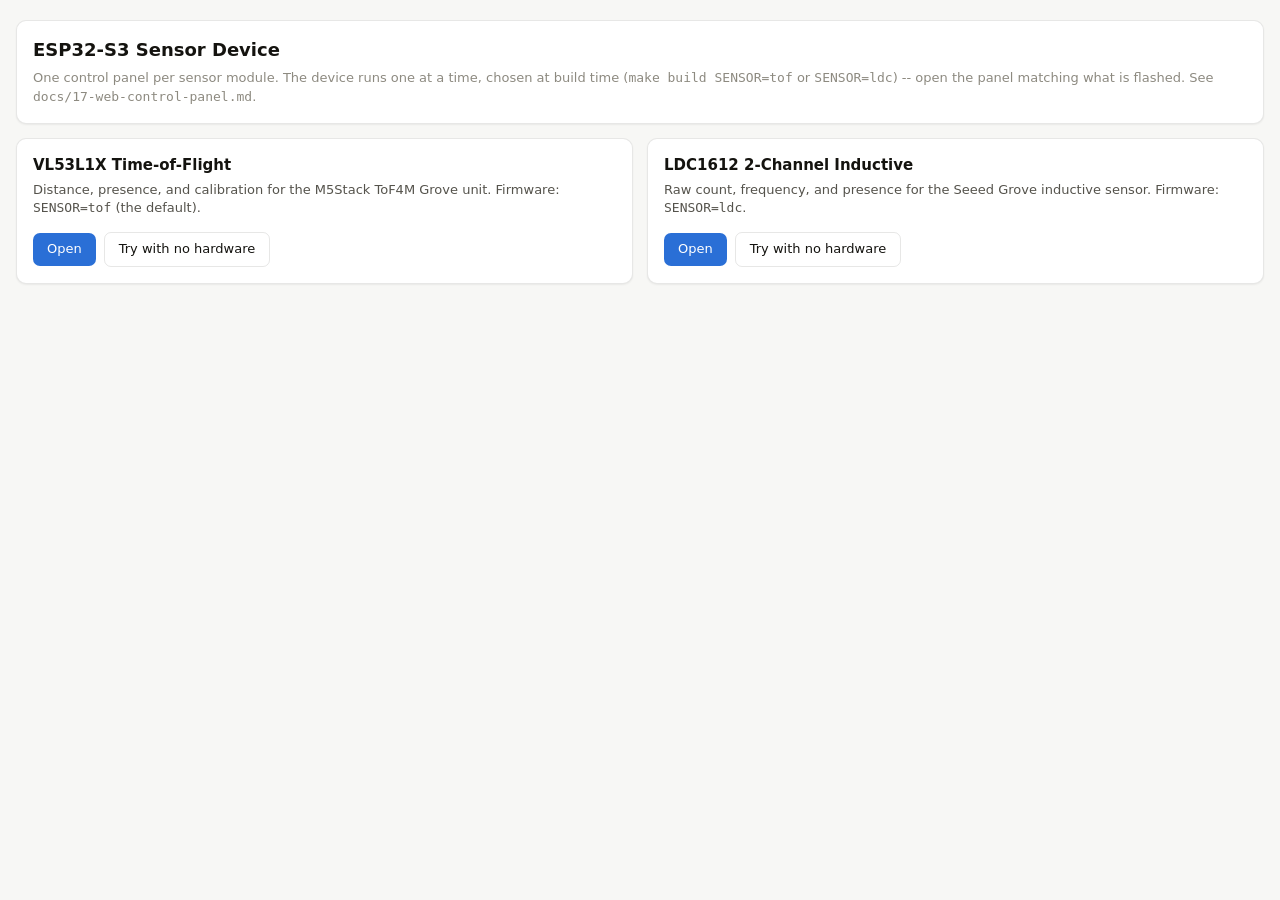
<file: web/index.html>
<!doctype html>
<html lang="en">
<head>
<meta charset="utf-8">
<meta name="viewport" content="width=device-width, initial-scale=1">
<title>ESP32-S3 Sensor Device</title>
<link rel="stylesheet" href="common/panel.css">
<style>
  .panel-grid { display: flex; gap: 14px; flex-wrap: wrap; }
  .panel-card { flex: 1 1 320px; min-width: 260px; }
  .panel-card h2 { font-size: 15px; text-transform: none; letter-spacing: normal; color: var(--text-primary); margin-bottom: 4px; }
  .panel-card p { font-size: 13px; color: var(--text-secondary); margin: 0 0 14px; }
  .panel-card .row { gap: 8px; }
  .panel-card a.open {
    display: inline-block; padding: 7px 14px; border-radius: 7px;
    background: var(--series-dist); color: #fff; text-decoration: none; font-size: 13px;
  }
  .panel-card a.mock {
    display: inline-block; padding: 7px 14px; border-radius: 7px;
    border: 1px solid var(--border); color: var(--text-primary); text-decoration: none; font-size: 13px;
  }
</style>
</head>
<body>

<header class="card">
  <h1>ESP32-S3 Sensor Device</h1>
  <p style="font-size:13px;color:var(--text-muted);margin:6px 0 0;">
    One control panel per sensor module. The device runs one at a time, chosen at build time
    (<code>make build SENSOR=tof</code> or <code>SENSOR=ldc</code>) -- open the panel matching
    what is flashed. See <code>docs/17-web-control-panel.md</code>.
  </p>
</header>

<div class="panel-grid">

  <div class="card panel-card">
    <h2>VL53L1X Time-of-Flight</h2>
    <p>Distance, presence, and calibration for the M5Stack ToF4M Grove unit.
       Firmware: <code>SENSOR=tof</code> (the default).</p>
    <div class="row">
      <a class="open" href="vl53l1x.html">Open</a>
      <a class="mock" href="vl53l1x.html?mock=1">Try with no hardware</a>
    </div>
  </div>

  <div class="card panel-card">
    <h2>LDC1612 2-Channel Inductive</h2>
    <p>Raw count, frequency, and presence for the Seeed Grove inductive sensor.
       Firmware: <code>SENSOR=ldc</code>.</p>
    <div class="row">
      <a class="open" href="ldc1612.html">Open</a>
      <a class="mock" href="ldc1612.html?mock=1">Try with no hardware</a>
    </div>
  </div>

</div>

</body>
</html>
</file>
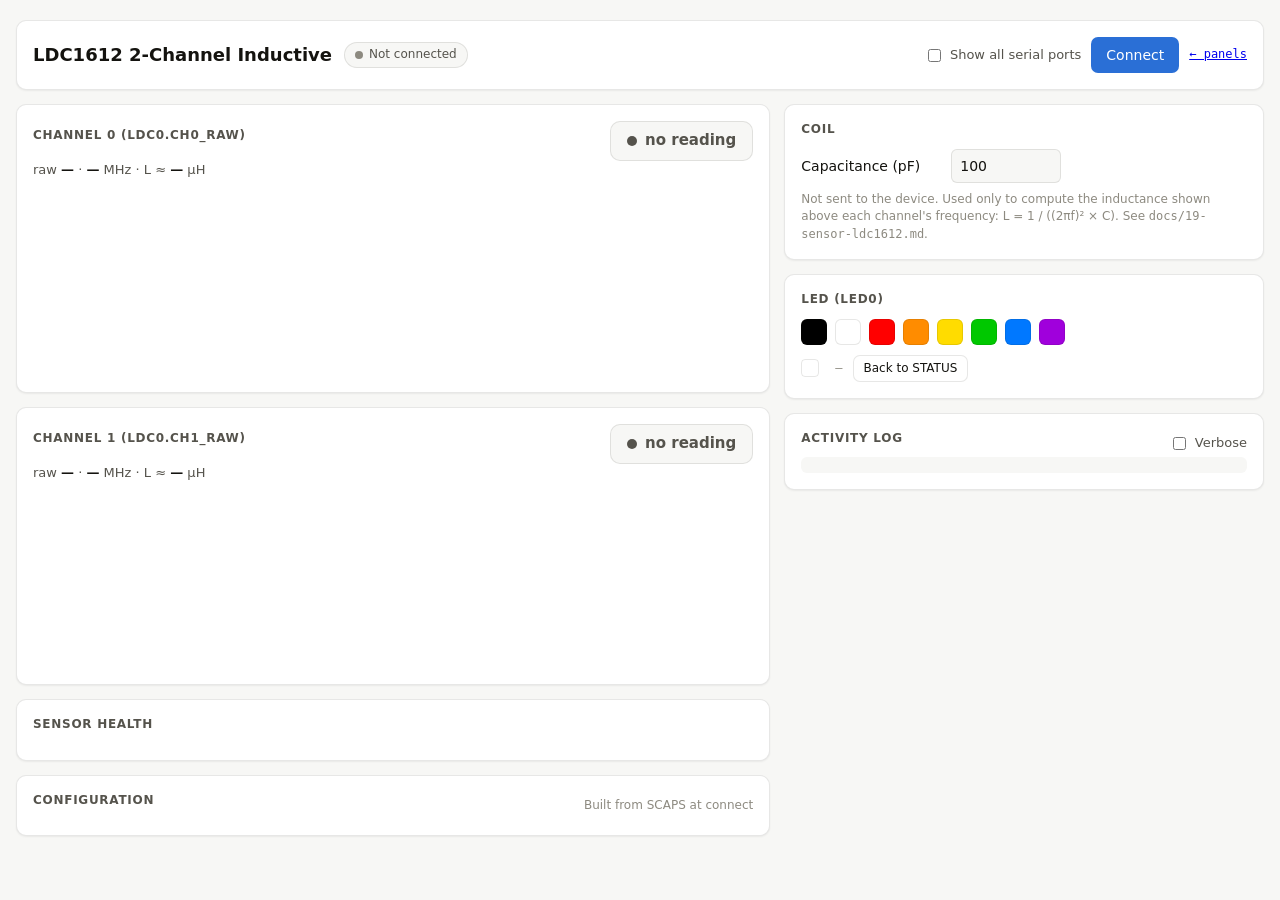
<file: web/ldc1612.html>
<!doctype html>
<html lang="en">
<head>
<meta charset="utf-8">
<meta name="viewport" content="width=device-width, initial-scale=1">
<title>LDC1612 Control Panel</title>
<link rel="stylesheet" href="common/panel.css">
<style>
  #ch0Chart, #ch1Chart { height: 160px; }
  #ch0Strip, #ch1Strip { height: 20px; }
  .chan-readout { font-size: 13px; color: var(--text-secondary); margin-bottom: 6px; }
  .chan-readout b { color: var(--text-primary); font-weight: 600; }
</style>
</head>
<body>

<div id="topBanner" hidden></div>

<header class="card">
  <div class="row between">
    <div class="row" style="gap:12px;">
      <h1>LDC1612 2-Channel Inductive</h1>
      <span id="statusPill" class="pill"><span class="dot"></span><span id="statusText">Not connected</span></span>
    </div>
    <div class="row">
      <label class="checkbox-row"><input type="checkbox" id="allPortsCheck"> Show all serial ports</label>
      <button id="connectBtn" class="primary">Connect</button>
      <button id="disconnectBtn" hidden>Disconnect</button>
      <a href="index.html" class="mono" style="font-size:12px;">&larr; panels</a>
    </div>
  </div>
  <div class="device-id" id="deviceId" hidden style="margin-top:8px;">
    <span><span class="name" id="deviceName">&mdash;</span></span>
    <span id="deviceMeta">&mdash;</span>
    <span id="sensMeta"></span>
  </div>
</header>

<div class="main-layout">
<div class="col-main">

  <div class="card" id="ch0Card">
    <div class="row between">
      <h2>Channel 0 (ldc0.ch0_raw)</h2>
      <span id="ch0Badge" class="badge"><span class="dot"></span><span id="ch0PresentText">no reading</span></span>
    </div>
    <div class="chan-readout">raw <b id="ch0RawText">&mdash;</b> &middot;
      <b id="ch0FreqText">&mdash;</b> MHz &middot; L &asymp; <b id="ch0IndText">&mdash;</b> &micro;H</div>
    <canvas id="ch0Chart"></canvas>
    <canvas id="ch0Strip"></canvas>
    <div class="stat-strip" id="linkStats"></div>
  </div>

  <div class="card" id="ch1Card">
    <div class="row between">
      <h2>Channel 1 (ldc0.ch1_raw)</h2>
      <span id="ch1Badge" class="badge"><span class="dot"></span><span id="ch1PresentText">no reading</span></span>
    </div>
    <div class="chan-readout">raw <b id="ch1RawText">&mdash;</b> &middot;
      <b id="ch1FreqText">&mdash;</b> MHz &middot; L &asymp; <b id="ch1IndText">&mdash;</b> &micro;H</div>
    <canvas id="ch1Chart"></canvas>
    <canvas id="ch1Strip"></canvas>
  </div>

  <div class="card" id="healthCard">
    <h2>Sensor health</h2>
    <div class="stat-strip" id="healthStats"></div>
  </div>

  <div class="card" id="cfgCard">
    <div class="row between">
      <h2>Configuration</h2>
      <span id="cfgHint" style="font-size:12px;color:var(--text-muted);">Built from SCAPS at connect</span>
    </div>
    <table class="cfg-table" id="cfgTable"><tbody></tbody></table>
  </div>

</div>
<div class="col-side">

  <div class="card" id="coilCard">
    <h2>Coil</h2>
    <div class="row">
      <span style="width:140px;">Capacitance (pF)</span>
      <input type="number" id="coilCapInput" value="100">
    </div>
    <p style="font-size:12px;color:var(--text-muted);margin:8px 0 0;">
      Not sent to the device. Used only to compute the inductance shown above each
      channel's frequency: L = 1 / ((2&pi;f)&sup2; &times; C). See
      <code>docs/19-sensor-ldc1612.md</code>.
    </p>
  </div>

  <div class="card" id="ledCard">
    <h2>LED (led0)</h2>
    <div class="led-swatches" id="ledSwatches"></div>
    <div class="row">
      <span class="led-preview" id="ledPreview"></span>
      <span id="ledModeText" class="mono" style="font-size:12px;color:var(--text-muted);">&mdash;</span>
      <button class="small" id="ledStatusModeBtn">Back to STATUS</button>
    </div>
  </div>

  <div class="card" id="logCard">
    <div class="row between">
      <h2>Activity log</h2>
      <label class="checkbox-row"><input type="checkbox" id="verboseCheck"> Verbose</label>
    </div>
    <div id="log"></div>
  </div>

</div>
</div>

<script src="common/protocol.js"></script>
<script src="common/mock-core.js"></script>
<script src="common/panel-ui.js"></script>
<script>
'use strict';

/* =========================================================================
 * Everything specific to the LDC1612: the two channel charts, the
 * presence strips, the sensor health decode, the coil inductance display,
 * and the mock profile. See docs/19-sensor-ldc1612.md and
 * docs/09-sensor-configuration.md for the chip this simulates.
 * ========================================================================= */

const WINDOW_SEC = 30;
const MAX_SAMPLES = 4000;

const pageState = {
  samples: [[], []],  // per channel: {wallMs, raw or null}
  present: [[], []],  // per channel: {wallMs, present or null}
  window: [0, 0],      // last known window mode index, for the chart's null rule
};

/* =========================================================================
 * Channel charts -- linear, auto-ranging, unlike the VL53L1X's fixed
 * log scale: a raw count sits in a narrow band near a baseline rather
 * than spanning orders of magnitude.
 * ========================================================================= */

function drawChannelChart(ch) {
  const canvas = document.getElementById('ch' + ch + 'Chart');
  const { ctx, w, h } = Panel.fitCanvas(canvas);
  const style = getComputedStyle(document.documentElement);
  const grid = style.getPropertyValue('--grid').trim();
  const text = style.getPropertyValue('--text-muted').trim();
  const seriesColor = style.getPropertyValue(ch === 0 ? '--series-dist' : '--series-2').trim();

  ctx.clearRect(0, 0, w, h);
  const padL = 8, padR = 8, padT = 8, padB = 8;
  const plotW = w - padL - padR, plotH = h - padT - padB;

  const now = Date.now();
  const cutoff = now - WINDOW_SEC * 1000;
  const samples = pageState.samples[ch].filter((s) => s.wallMs >= cutoff);
  ctx.strokeStyle = grid;
  ctx.fillStyle = text;
  if (samples.length < 2) return;

  let lo = Infinity, hi = -Infinity;
  for (const s of samples) {
    if (s.raw === null) continue;
    if (s.raw < lo) lo = s.raw;
    if (s.raw > hi) hi = s.raw;
  }
  if (!isFinite(lo)) return;
  if (hi === lo) { hi += 1; lo -= 1; } // avoid a zero-height plot for a flat line
  const margin = (hi - lo) * 0.1;
  lo -= margin; hi += margin;

  const t0 = samples[0].wallMs, t1 = samples[samples.length - 1].wallMs;
  const xOf = (t) => padL + ((t - t0) / Math.max(1, t1 - t0)) * plotW;
  const yOf = (raw) => padT + (1 - (raw - lo) / (hi - lo)) * plotH;

  ctx.lineWidth = 1.5;
  ctx.strokeStyle = seriesColor;
  let drawing = false;
  for (const s of samples) {
    if (s.raw === null) {
      if (drawing) { ctx.stroke(); drawing = false; }
      continue;
    }
    const x = xOf(s.wallMs), y = yOf(s.raw);
    if (!drawing) { ctx.beginPath(); ctx.moveTo(x, y); drawing = true; }
    else ctx.lineTo(x, y);
  }
  if (drawing) ctx.stroke();
}

function drawPresenceStrip(ch) {
  const canvas = document.getElementById('ch' + ch + 'Strip');
  const { ctx, w, h } = Panel.fitCanvas(canvas);
  const style = getComputedStyle(document.documentElement);
  ctx.clearRect(0, 0, w, h);
  ctx.fillStyle = style.getPropertyValue('--grid').trim();
  ctx.fillRect(0, 0, w, h);

  const now = Date.now();
  const cutoff = now - WINDOW_SEC * 1000;
  const samples = pageState.present[ch].filter((s) => s.wallMs >= cutoff);
  if (samples.length === 0) return;
  const t0 = cutoff, t1 = now;
  ctx.fillStyle = style.getPropertyValue('--amber').trim();
  for (let i = 0; i < samples.length; i++) {
    if (samples[i].present !== true) continue;
    const x0 = ((samples[i].wallMs - t0) / (t1 - t0)) * w;
    const x1 = i + 1 < samples.length ? ((samples[i + 1].wallMs - t0) / (t1 - t0)) * w : w;
    ctx.fillRect(x0, 0, Math.max(1, x1 - x0), h);
  }
}

function draw() {
  drawChannelChart(0);
  drawChannelChart(1);
  drawPresenceStrip(0);
  drawPresenceStrip(1);
}

function updatePresenceBadge(ch, value) {
  const badge = document.getElementById('ch' + ch + 'Badge');
  const text = document.getElementById('ch' + ch + 'PresentText');
  if (value === null) {
    badge.classList.remove('present');
    text.textContent = 'window off';
  } else if (value === true) {
    badge.classList.add('present');
    text.textContent = 'present';
  } else {
    badge.classList.remove('present');
    text.textContent = 'not present';
  }
}

/* =========================================================================
 * Inductance, from the live frequency and the host-side coil capacitance.
 * L = 1 / ((2*pi*f)^2 * C). See docs/19-sensor-ldc1612.md.
 * ========================================================================= */

function coilCapacitanceF() {
  const pf = Number(document.getElementById('coilCapInput').value) || 100;
  return pf * 1e-12;
}
function inductanceUh(freqHz) {
  if (!freqHz) return null;
  const c = coilCapacitanceF();
  const l = 1 / (Math.pow(2 * Math.PI * freqHz, 2) * c);
  return l * 1e6; // henries to microhenries
}

let sampleTrimCounter = 0;
function onSample(detail) {
  const wallMs = Date.now();
  const m = /^ldc0\.ch(\d)_(raw|present)$/.exec(detail.channel);
  if (!m) return;
  const ch = Number(m[1]);
  if (m[2] === 'raw') {
    pageState.samples[ch].push({ wallMs, raw: detail.value });
    document.getElementById('ch' + ch + 'RawText').textContent = detail.value === null ? 'no reading' : detail.value;
    if (++sampleTrimCounter % 64 === 0) {
      for (const arr of pageState.samples) {
        if (arr.length > MAX_SAMPLES) arr.splice(0, arr.length - MAX_SAMPLES);
      }
    }
  } else {
    pageState.present[ch].push({ wallMs, present: detail.value });
    updatePresenceBadge(ch, detail.value);
    if (pageState.present[ch].length > MAX_SAMPLES) {
      pageState.present[ch].splice(0, pageState.present[ch].length - MAX_SAMPLES);
    }
  }
}

/* =========================================================================
 * Sensor health -- decode STATUS and the two per-channel error nibbles.
 * See docs/19-sensor-ldc1612.md.
 * ========================================================================= */

function decodeStatus(status) {
  if (status === undefined || status === null) return '&mdash;';
  const bits = [];
  if (status & 0x0040) bits.push('DRDY');
  if (status & 0x2000) bits.push('ERR_UR');
  if (status & 0x1000) bits.push('ERR_OR');
  if (status & 0x0800) bits.push('ERR_WD');
  if (status & 0x0400) bits.push('ERR_AHE');
  if (status & 0x0200) bits.push('ERR_ALE');
  if (status & 0x0100) bits.push('ERR_ZC');
  return bits.length ? bits.join(', ') : 'ok';
}
function decodeErrFlags(v) {
  if (v === undefined || v === null) return '&mdash;';
  const bits = [];
  if (v & 0x8) bits.push('UR');
  if (v & 0x4) bits.push('OR');
  if (v & 0x2) bits.push('WD');
  if (v & 0x1) bits.push('AE');
  return bits.length ? bits.join(',') : 'ok';
}

function onPoll(map) {
  document.getElementById('healthStats').innerHTML =
    '<span>status: <b>' + decodeStatus(map['ldc0.status']) + '</b></span>' +
    '<span>ch0 err: <b>' + decodeErrFlags(map['ldc0.ch0_err']) + '</b></span>' +
    '<span>ch1 err: <b>' + decodeErrFlags(map['ldc0.ch1_err']) + '</b></span>';

  for (const ch of [0, 1]) {
    const freq = map['ldc0.ch' + ch + '_freq_hz'];
    const freqText = document.getElementById('ch' + ch + 'FreqText');
    const indText = document.getElementById('ch' + ch + 'IndText');
    if (typeof freq === 'number') {
      freqText.textContent = (freq / 1e6).toFixed(4);
      const l = inductanceUh(freq);
      indText.textContent = l === null ? '&mdash;' : l.toFixed(2);
    } else {
      freqText.textContent = '&mdash;';
      indText.textContent = '&mdash;';
    }
  }
}

/* =========================================================================
 * Mock profile -- simulates both channels as a baseline raw count with
 * slow drift, plus a periodic approach, honoring the window keys so the
 * presence badges move. See docs/17-web-control-panel.md.
 * ========================================================================= */

const WINDOW_ENUM = ['OFF', 'BELOW', 'ABOVE', 'OUT', 'IN'];

const ldcCfgDefs = [
  { name: 'ldc0.ch0_rcount', type: 'uint', min: 4, max: 65535, def: 1350, unit: null },
  { name: 'ldc0.ch1_rcount', type: 'uint', min: 4, max: 65535, def: 1350, unit: null },
  { name: 'ldc0.ch0_settlecount', type: 'uint', min: 2, max: 65535, def: 30, unit: null },
  { name: 'ldc0.ch1_settlecount', type: 'uint', min: 2, max: 65535, def: 30, unit: null },
  { name: 'ldc0.ch0_fin_div', type: 'uint', min: 1, max: 15, def: 1, unit: null },
  { name: 'ldc0.ch1_fin_div', type: 'uint', min: 1, max: 15, def: 1, unit: null },
  { name: 'ldc0.ch0_fref_div', type: 'uint', min: 1, max: 1023, def: 2, unit: null },
  { name: 'ldc0.ch1_fref_div', type: 'uint', min: 1, max: 1023, def: 2, unit: null },
  { name: 'ldc0.ch0_idrive', type: 'uint', min: 0, max: 31, def: 20, unit: null },
  { name: 'ldc0.ch1_idrive', type: 'uint', min: 0, max: 31, def: 20, unit: null },
  { name: 'ldc0.ch0_window', type: 'enum', min: 0, max: 4, def: 0, unit: null, enumValues: WINDOW_ENUM },
  { name: 'ldc0.ch1_window', type: 'enum', min: 0, max: 4, def: 0, unit: null, enumValues: WINDOW_ENUM },
  { name: 'ldc0.ch0_thresh_low', type: 'uint', min: 0, max: 268435455, def: 0, unit: null },
  { name: 'ldc0.ch1_thresh_low', type: 'uint', min: 0, max: 268435455, def: 0, unit: null },
  { name: 'ldc0.ch0_thresh_high', type: 'uint', min: 0, max: 268435455, def: 268435455, unit: null },
  { name: 'ldc0.ch1_thresh_high', type: 'uint', min: 0, max: 268435455, def: 268435455, unit: null },
  { name: 'ldc0.active_chan', type: 'enum', min: 0, max: 1, def: 0, unit: null, enumValues: ['CH0', 'CH1'] },
  { name: 'ldc0.autoscan', type: 'bool', min: 0, max: 1, def: 1, unit: null },
  { name: 'ldc0.deglitch', type: 'enum', min: 0, max: 3, def: 1, unit: null, enumValues: ['1MHZ', '3P3MHZ', '10MHZ', '33MHZ'] },
  { name: 'ldc0.ref_clk_src', type: 'enum', min: 0, max: 1, def: 1, unit: null, enumValues: ['INTERNAL', 'CLKIN'] },
  { name: 'ldc0.rp_override', type: 'bool', min: 0, max: 1, def: 1, unit: null },
  { name: 'ldc0.high_current', type: 'bool', min: 0, max: 1, def: 0, unit: null },
];

function simRaw(ch, t) {
  const baseline = ch === 0 ? 60000000 : 55000000;
  const period = 9000 + ch * 1500;
  const phase = (t % period) / period;
  const triangle = phase < 0.5 ? phase * 2 : 2 - phase * 2;
  const amplitude = 15000000;
  return Math.round(baseline + triangle * amplitude);
}

function computeFreqHz(raw, finDiv, fRef) {
  return Math.round((finDiv * fRef * raw) / Math.pow(2, 28));
}

function computePresent(windowIdx, raw, low, high) {
  switch (windowIdx) {
    case 1: return raw < low;                      // BELOW
    case 2: return raw > high;                      // ABOVE
    case 3: return raw < low || raw > high;          // OUT
    case 4: return raw >= low && raw <= high;        // IN
    default: return null;                            // OFF
  }
}

const mockProfile = {
  sensRow: ['ldc0', 'ldc1612', 'i2c', 0x2B, 'ok'],
  channels: [
    ['ldc0.ch0_raw', 'uint', 'RO'], ['ldc0.ch1_raw', 'uint', 'RO'],
    ['ldc0.ch0_freq_hz', 'uint', 'RO'], ['ldc0.ch1_freq_hz', 'uint', 'RO'],
    ['ldc0.ch0_present', 'bool', 'RO'], ['ldc0.ch1_present', 'bool', 'RO'],
    ['ldc0.ch0_err', 'uint', 'RO'], ['ldc0.ch1_err', 'uint', 'RO'],
    ['ldc0.status', 'uint', 'RO'],
  ],
  cfgDefs: ldcCfgDefs,
  channelValue(name, cfg) {
    const t = Date.now();
    const m = /^ldc0\.ch(\d)_(raw|freq_hz|present|err)$/.exec(name);
    if (m) {
      const ch = Number(m[1]);
      const autoscan = !!cfg['ldc0.autoscan'];
      const activeChan = cfg['ldc0.active_chan'] || 0;
      const active = autoscan || activeChan === ch;
      const raw = active ? simRaw(ch, t) : null;
      if (m[2] === 'raw') return raw;
      if (m[2] === 'err') return 0;
      const finDiv = cfg['ldc0.ch' + ch + '_fin_div'] || 1;
      const frefDiv = cfg['ldc0.ch' + ch + '_fref_div'] || 2;
      const fClk = (cfg['ldc0.ref_clk_src'] === 1) ? 40000000 : 43000000;
      const fRef = fClk / frefDiv;
      const freq = (raw === null) ? null : computeFreqHz(raw, finDiv, fRef);
      if (m[2] === 'freq_hz') return freq;
      // present
      const windowIdx = cfg['ldc0.ch' + ch + '_window'] || 0;
      if (raw === null) return null;
      return computePresent(windowIdx, raw, cfg['ldc0.ch' + ch + '_thresh_low'], cfg['ldc0.ch' + ch + '_thresh_high']);
    }
    if (name === 'ldc0.status') return 0x0040; // DRDY, no errors
    return null;
  },
  action: null, // sensor_ldc defines no action; CAL ldc0.* fails ENOCH
};

Panel.start({
  prefsKey: 'ldc1612',
  subscribe: ['ldc0.ch0_raw', 'ldc0.ch1_raw', 'ldc0.ch0_present', 'ldc0.ch1_present'],
  onSample,
  onPoll,
  draw,
  mockProfile,
});
</script>
</body>
</html>
</file>
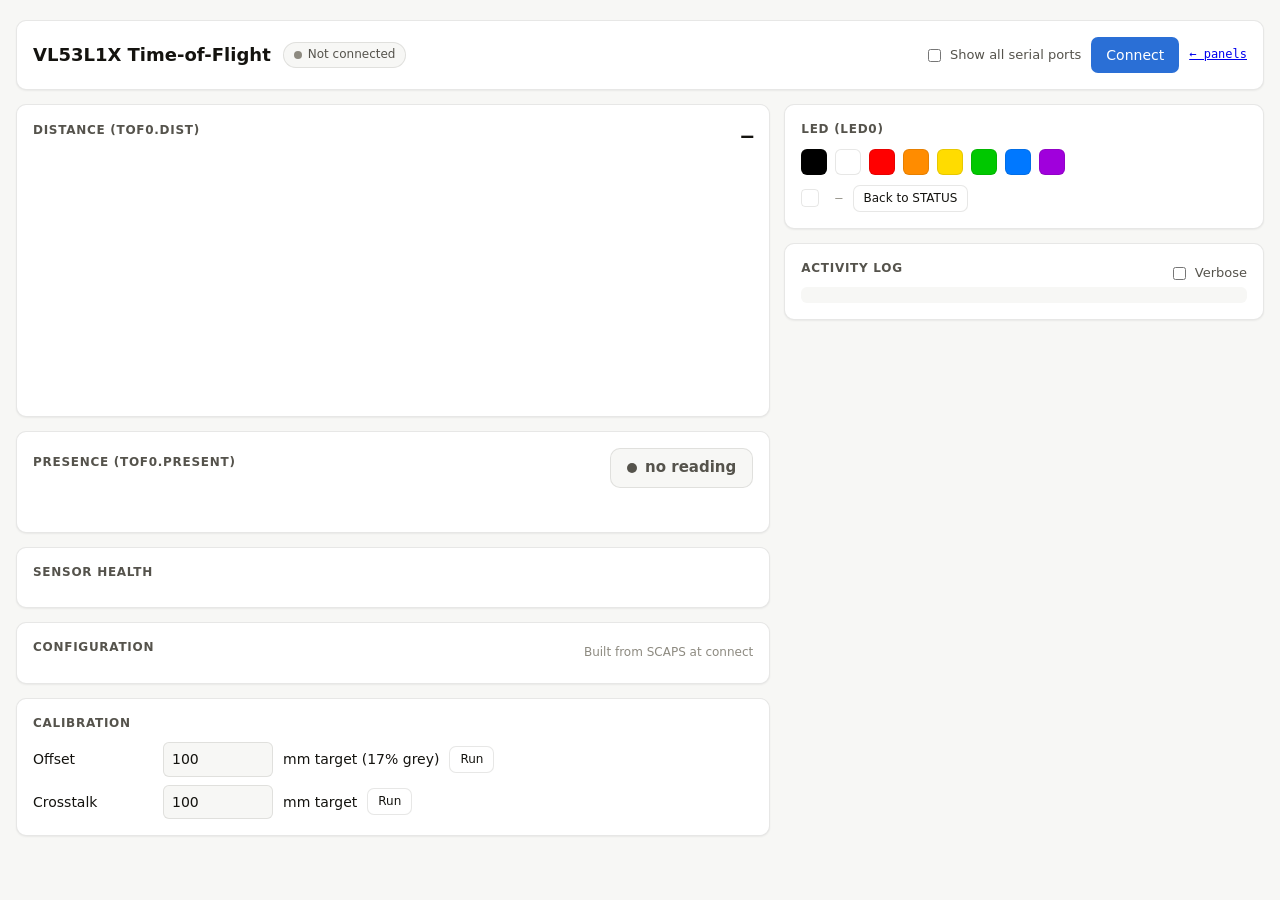
<file: web/vl53l1x.html>
<!doctype html>
<html lang="en">
<head>
<meta charset="utf-8">
<meta name="viewport" content="width=device-width, initial-scale=1">
<title>VL53L1X Control Panel</title>
<link rel="stylesheet" href="common/panel.css">
<style>
  #distCanvas { height: 240px; }
  #presenceStrip { height: 28px; }
</style>
</head>
<body>

<div id="topBanner" hidden></div>

<header class="card">
  <div class="row between">
    <div class="row" style="gap:12px;">
      <h1>VL53L1X Time-of-Flight</h1>
      <span id="statusPill" class="pill"><span class="dot"></span><span id="statusText">Not connected</span></span>
    </div>
    <div class="row">
      <label class="checkbox-row"><input type="checkbox" id="allPortsCheck"> Show all serial ports</label>
      <button id="connectBtn" class="primary">Connect</button>
      <button id="disconnectBtn" hidden>Disconnect</button>
      <a href="index.html" class="mono" style="font-size:12px;">&larr; panels</a>
    </div>
  </div>
  <div class="device-id" id="deviceId" hidden style="margin-top:8px;">
    <span><span class="name" id="deviceName">&mdash;</span></span>
    <span id="deviceMeta">&mdash;</span>
    <span id="sensMeta"></span>
  </div>
</header>

<div class="main-layout">
<div class="col-main">

  <div class="card" id="distCard">
    <div class="row between">
      <h2>Distance (tof0.dist)</h2>
      <span id="distValue" class="mono" style="font-size:20px;font-weight:600;">&mdash;</span>
    </div>
    <canvas id="distCanvas"></canvas>
    <div class="stat-strip" id="linkStats"></div>
  </div>

  <div class="card" id="presenceCard">
    <div class="row between">
      <h2>Presence (tof0.present)</h2>
      <span id="presenceBadge" class="badge"><span class="dot"></span><span id="presenceText">no reading</span></span>
    </div>
    <canvas id="presenceStrip"></canvas>
  </div>

  <div class="card" id="healthCard">
    <h2>Sensor health</h2>
    <div class="stat-strip" id="healthStats"></div>
  </div>

  <div class="card" id="cfgCard">
    <div class="row between">
      <h2>Configuration</h2>
      <span id="cfgHint" style="font-size:12px;color:var(--text-muted);">Built from SCAPS at connect</span>
    </div>
    <table class="cfg-table" id="cfgTable"><tbody></tbody></table>
  </div>

  <div class="card" id="calCard">
    <h2>Calibration</h2>
    <div class="row" style="margin-bottom:8px;">
      <span style="width:120px;">Offset</span>
      <input type="number" id="calOffsetTarget" value="100"> mm target (17% grey)
      <button class="small" id="calOffsetBtn">Run</button>
      <span id="calOffsetResult" class="mono"></span>
    </div>
    <div class="row">
      <span style="width:120px;">Crosstalk</span>
      <input type="number" id="calXtalkTarget" value="100"> mm target
      <button class="small" id="calXtalkBtn">Run</button>
      <span id="calXtalkResult" class="mono"></span>
    </div>
  </div>

</div>
<div class="col-side">

  <div class="card" id="ledCard">
    <h2>LED (led0)</h2>
    <div class="led-swatches" id="ledSwatches"></div>
    <div class="row">
      <span class="led-preview" id="ledPreview"></span>
      <span id="ledModeText" class="mono" style="font-size:12px;color:var(--text-muted);">&mdash;</span>
      <button class="small" id="ledStatusModeBtn">Back to STATUS</button>
    </div>
  </div>

  <div class="card" id="logCard">
    <div class="row between">
      <h2>Activity log</h2>
      <label class="checkbox-row"><input type="checkbox" id="verboseCheck"> Verbose</label>
    </div>
    <div id="log"></div>
  </div>

</div>
</div>

<script src="common/protocol.js"></script>
<script src="common/mock-core.js"></script>
<script src="common/panel-ui.js"></script>
<script>
'use strict';

/* =========================================================================
 * Everything specific to the VL53L1X: the distance chart, the presence
 * strip, the sensor health card, the calibration card, and the mock
 * profile. See docs/03-sensor-vl53l1x.md and
 * docs/09-sensor-configuration.md for the chip this simulates.
 * ========================================================================= */

const DIST_RANGE_MIN_MM = 40;
const DIST_RANGE_MAX_MM = 4000;
const DIST_GRIDLINES_MM = [50, 100, 200, 500, 1000, 2000, 4000];
const WINDOW_SEC = 30;
const MAX_SAMPLES = 4000;

const pageState = {
  distSamples: [],    // {wallMs, mm or null}
  presenceSamples: [], // {wallMs, present or null}
};

function logPos(mm) {
  const lo = Math.log(DIST_RANGE_MIN_MM), hi = Math.log(DIST_RANGE_MAX_MM);
  const v = Math.min(Math.max(mm, DIST_RANGE_MIN_MM), DIST_RANGE_MAX_MM);
  return (Math.log(v) - lo) / (hi - lo);
}

function drawDistChart() {
  const canvas = document.getElementById('distCanvas');
  const { ctx, w, h } = Panel.fitCanvas(canvas);
  const style = getComputedStyle(document.documentElement);
  const grid = style.getPropertyValue('--grid').trim();
  const text = style.getPropertyValue('--text-muted').trim();
  const seriesColor = style.getPropertyValue('--series-dist').trim();
  const bandColor = style.getPropertyValue('--band-fill').trim();

  ctx.clearRect(0, 0, w, h);
  const padL = 44, padR = 8, padT = 8, padB = 18;
  const plotW = w - padL - padR, plotH = h - padT - padB;

  const low = Panel.state.cfgValues.get('tof0.thresh_low_mm');
  const high = Panel.state.cfgValues.get('tof0.thresh_high_mm');
  if (typeof low === 'number' && typeof high === 'number') {
    const y1 = padT + (1 - logPos(high)) * plotH;
    const y2 = padT + (1 - logPos(low)) * plotH;
    ctx.fillStyle = bandColor;
    ctx.fillRect(padL, y1, plotW, y2 - y1);
  }

  ctx.strokeStyle = grid;
  ctx.fillStyle = text;
  ctx.font = '10px ui-monospace, monospace';
  ctx.lineWidth = 1;
  for (const mm of DIST_GRIDLINES_MM) {
    const y = padT + (1 - logPos(mm)) * plotH;
    ctx.beginPath();
    ctx.moveTo(padL, y + 0.5);
    ctx.lineTo(padL + plotW, y + 0.5);
    ctx.stroke();
    ctx.fillText(mm + '', 2, y + 3);
  }

  const now = Date.now();
  const cutoff = now - WINDOW_SEC * 1000;
  const samples = pageState.distSamples.filter((s) => s.wallMs >= cutoff);
  if (samples.length < 2) return;

  const t0 = samples[0].wallMs, t1 = samples[samples.length - 1].wallMs;
  const xOf = (t) => padL + ((t - t0) / Math.max(1, t1 - t0)) * plotW;

  ctx.lineWidth = 1.5;
  ctx.strokeStyle = seriesColor;
  let drawing = false;
  for (let i = 0; i < samples.length; i++) {
    const s = samples[i];
    if (s.mm === null) {
      if (drawing) { ctx.stroke(); drawing = false; }
      continue;
    }
    const x = xOf(s.wallMs);
    const y = padT + (1 - logPos(s.mm)) * plotH;
    if (!drawing) { ctx.beginPath(); ctx.moveTo(x, y); drawing = true; }
    else ctx.lineTo(x, y);
  }
  if (drawing) ctx.stroke();
}

function drawPresenceStrip() {
  const canvas = document.getElementById('presenceStrip');
  const { ctx, w, h } = Panel.fitCanvas(canvas);
  const style = getComputedStyle(document.documentElement);
  ctx.clearRect(0, 0, w, h);
  ctx.fillStyle = style.getPropertyValue('--grid').trim();
  ctx.fillRect(0, 0, w, h);

  const now = Date.now();
  const cutoff = now - WINDOW_SEC * 1000;
  const samples = pageState.presenceSamples.filter((s) => s.wallMs >= cutoff);
  if (samples.length === 0) return;
  const t0 = cutoff, t1 = now;
  ctx.fillStyle = style.getPropertyValue('--amber').trim();
  for (let i = 0; i < samples.length; i++) {
    if (samples[i].present !== true) continue;
    const x0 = ((samples[i].wallMs - t0) / (t1 - t0)) * w;
    const x1 = i + 1 < samples.length ? ((samples[i + 1].wallMs - t0) / (t1 - t0)) * w : w;
    ctx.fillRect(x0, 0, Math.max(1, x1 - x0), h);
  }
}

function updatePresenceBadge(value) {
  const badge = document.getElementById('presenceBadge');
  const text = document.getElementById('presenceText');
  if (value === null) {
    badge.classList.remove('present');
    text.textContent = 'window off';
  } else if (value === true) {
    badge.classList.add('present');
    text.textContent = 'present';
  } else {
    badge.classList.remove('present');
    text.textContent = 'not present';
  }
}

let distTrimCounter = 0;
function onSample(detail) {
  const wallMs = Date.now();
  if (detail.channel === 'tof0.dist') {
    pageState.distSamples.push({ wallMs, mm: detail.value });
    document.getElementById('distValue').textContent = detail.value === null ? 'no reading' : detail.value + ' mm';
    if (++distTrimCounter % 64 === 0 && pageState.distSamples.length > MAX_SAMPLES) {
      pageState.distSamples.splice(0, pageState.distSamples.length - MAX_SAMPLES);
    }
  } else if (detail.channel === 'tof0.present') {
    pageState.presenceSamples.push({ wallMs, present: detail.value });
    updatePresenceBadge(detail.value);
    if (pageState.presenceSamples.length > MAX_SAMPLES) {
      pageState.presenceSamples.splice(0, pageState.presenceSamples.length - MAX_SAMPLES);
    }
  }
}

function onPoll(map) {
  document.getElementById('healthStats').innerHTML =
    '<span>status: <b>' + Panel.fmt(map['tof0.status']) + '</b></span>' +
    '<span>signal: <b>' + Panel.fmt(map['tof0.signal']) + '</b> kcps</span>' +
    '<span>ambient: <b>' + Panel.fmt(map['tof0.ambient']) + '</b> kcps</span>' +
    '<span>spads: <b>' + Panel.fmt(map['tof0.spads']) + '</b></span>';
}

function draw() {
  drawDistChart();
  drawPresenceStrip();
}

/* =========================================================================
 * Calibration card
 * ========================================================================= */

document.getElementById('calOffsetBtn').addEventListener('click', async () => {
  const target = Number(document.getElementById('calOffsetTarget').value);
  const out = document.getElementById('calOffsetResult');
  out.textContent = 'running...';
  try {
    const r = await Panel.state.link.sendSlow('CAL', 'tof0.offset', target);
    out.textContent = 'offset: ' + r.values[0] + ' mm';
  } catch (e) {
    out.textContent = e instanceof ProtocolError ? e.code : e.message;
  }
});
document.getElementById('calXtalkBtn').addEventListener('click', async () => {
  const target = Number(document.getElementById('calXtalkTarget').value);
  const out = document.getElementById('calXtalkResult');
  out.textContent = 'running...';
  try {
    const r = await Panel.state.link.sendSlow('CAL', 'tof0.xtalk', target);
    out.textContent = 'xtalk: ' + r.values[0] + ' cps';
  } catch (e) {
    out.textContent = e instanceof ProtocolError ? e.code : e.message;
  }
});

/* =========================================================================
 * Mock profile -- simulates the VL53L1X well enough to exercise the
 * chart, the presence badge, and the configuration round trip. See
 * docs/17-web-control-panel.md.
 * ========================================================================= */

const tofCfgDefs = [
  { name: 'tof0.dist_mode', type: 'enum', min: 0, max: 1, def: 1, unit: null, enumValues: ['SHORT', 'LONG'] },
  { name: 'tof0.budget_ms', type: 'uint', min: 15, max: 500, def: 50, unit: 'ms' },
  { name: 'tof0.intermeas_ms', type: 'uint', min: 20, max: 5000, def: 100, unit: 'ms' },
  { name: 'tof0.roi_x', type: 'uint', min: 4, max: 16, def: 16, unit: null },
  { name: 'tof0.roi_y', type: 'uint', min: 4, max: 16, def: 16, unit: null },
  { name: 'tof0.roi_center', type: 'uint', min: 0, max: 255, def: 199, unit: null },
  { name: 'tof0.offset_mm', type: 'int', min: -1024, max: 1023, def: 0, unit: 'mm' },
  { name: 'tof0.xtalk_cps', type: 'uint', min: 0, max: 65535, def: 0, unit: 'kcps' },
  { name: 'tof0.sigma_mm', type: 'uint', min: 1, max: 65535, def: 15, unit: 'mm' },
  { name: 'tof0.signal_kcps', type: 'uint', min: 1, max: 65535, def: 1024, unit: 'kcps' },
  { name: 'tof0.window', type: 'enum', min: 0, max: 4, def: 4, unit: null, enumValues: ['OFF', 'BELOW', 'ABOVE', 'OUT', 'IN'] },
  { name: 'tof0.thresh_low_mm', type: 'uint', min: 0, max: 4000, def: 50, unit: 'mm' },
  { name: 'tof0.thresh_high_mm', type: 'uint', min: 0, max: 4000, def: 1500, unit: 'mm' },
  { name: 'tof0.int_polarity', type: 'enum', min: 0, max: 1, def: 0, unit: null, enumValues: ['HIGH', 'LOW'] },
];

function simDistanceMm(t) {
  const period = 8000;
  const phase = (t % period) / period;
  const triangle = phase < 0.5 ? phase * 2 : 2 - phase * 2;
  return Math.round(DIST_RANGE_MIN_MM + triangle * (1200 - DIST_RANGE_MIN_MM));
}

const mockProfile = {
  sensRow: ['tof0', 'vl53l1x', 'i2c', 0x29, 'ok'],
  channels: [
    ['tof0.dist', 'uint', 'RO'], ['tof0.present', 'bool', 'RO'],
    ['tof0.status', 'uint', 'RO'], ['tof0.signal', 'uint', 'RO'],
    ['tof0.ambient', 'uint', 'RO'], ['tof0.spads', 'uint', 'RO'],
  ],
  cfgDefs: tofCfgDefs,
  channelValue(name, cfg) {
    const t = Date.now();
    if (name === 'tof0.status') return 0;
    if (name === 'tof0.signal') return 1500;
    if (name === 'tof0.ambient') return 40;
    if (name === 'tof0.spads') return 180;
    if (name === 'tof0.dist') return simDistanceMm(t);
    if (name === 'tof0.present') {
      if (cfg['tof0.window'] === 0) return null;
      const d = simDistanceMm(t);
      return d >= cfg['tof0.thresh_low_mm'] && d <= cfg['tof0.thresh_high_mm'];
    }
    return null;
  },
  action(name, arg) {
    if (name === 'offset') return -2;
    if (name === 'xtalk') return 1800;
    return null;
  },
};

Panel.start({
  prefsKey: 'vl53l1x',
  subscribe: ['tof0.dist', 'tof0.present'],
  onSample,
  onPoll,
  draw,
  mockProfile,
});
</script>
</body>
</html>
</file>
<file: web/common/panel.css>
/* Shared stylesheet for every sensor panel and the launcher. See
   docs/17-web-control-panel.md. A page adds its own small <style> block
   only for what is specific to it (e.g. a chart's height). */

:root {
  color-scheme: light;
  --page:           #f7f7f5;
  --surface-1:      #ffffff;
  --text-primary:   #14130f;
  --text-secondary: #55534c;
  --text-muted:     #8d8a80;
  --grid:           #e4e2d9;
  --baseline:       #c7c4b7;
  --border:         rgba(20,19,15,0.10);
  --card-shadow:    0 1px 2px rgba(20,19,15,0.06);
  --series-dist:    #2a6fd6;
  --series-dist-fill: rgba(42,111,214,0.14);
  --series-2:       #1a9e4a;
  --series-2-fill:  rgba(26,158,74,0.14);
  --band-fill:      rgba(42,111,214,0.10);
  --good:           #1a9e4a;
  --amber:          #c98a0c;
  --critical:       #cc3b3b;
  --warning:        #c98a0c;
}
@media (prefers-color-scheme: dark) {
  :root:not([data-theme="light"]) {
    color-scheme: dark;
    --page:           #16160f;
    --surface-1:      #201f18;
    --text-primary:   #f1efe6;
    --text-secondary: #c2bfb2;
    --text-muted:     #847f70;
    --grid:           #37352a;
    --baseline:       #4a4738;
    --border:         rgba(241,239,230,0.10);
    --card-shadow:    0 1px 2px rgba(0,0,0,0.4);
    --series-dist:    #6fa6ef;
    --series-dist-fill: rgba(111,166,239,0.18);
    --series-2:       #3fcf7a;
    --series-2-fill:  rgba(63,207,122,0.18);
    --band-fill:      rgba(111,166,239,0.12);
    --good:           #3fcf7a;
    --amber:          #e3ac3a;
    --critical:       #e3615f;
    --warning:        #e3ac3a;
  }
}
:root[data-theme="dark"] {
  color-scheme: dark;
  --page:           #16160f;
  --surface-1:      #201f18;
  --text-primary:   #f1efe6;
  --text-secondary: #c2bfb2;
  --text-muted:     #847f70;
  --grid:           #37352a;
  --baseline:       #4a4738;
  --border:         rgba(241,239,230,0.10);
  --card-shadow:    0 1px 2px rgba(0,0,0,0.4);
  --series-dist:    #6fa6ef;
  --series-dist-fill: rgba(111,166,239,0.18);
  --series-2:       #3fcf7a;
  --series-2-fill:  rgba(63,207,122,0.18);
  --band-fill:      rgba(111,166,239,0.12);
  --good:           #3fcf7a;
  --amber:          #e3ac3a;
  --critical:       #e3615f;
  --warning:        #e3ac3a;
}

* { box-sizing: border-box; }
body {
  background: var(--page);
  color: var(--text-primary);
  font: 14px/1.45 system-ui, -apple-system, "Segoe UI", sans-serif;
  max-width: 1320px;
  margin: 0 auto;
  padding: 16px;
  padding-block: 20px;
}
h1 { font-size: 18px; margin: 0; }
h2 {
  font-size: 12px;
  text-transform: uppercase;
  letter-spacing: 0.06em;
  color: var(--text-secondary);
  margin: 0 0 10px;
}
code, .mono {
  font-family: ui-monospace, SFMono-Regular, Menlo, Consolas, monospace;
}
.card {
  background: var(--surface-1);
  border: 1px solid var(--border);
  border-radius: 10px;
  box-shadow: var(--card-shadow);
  padding: 16px;
  margin-bottom: 14px;
}
.row { display: flex; align-items: center; gap: 10px; flex-wrap: wrap; }
.row.between { justify-content: space-between; }
button {
  font: inherit;
  padding: 7px 14px;
  border-radius: 7px;
  border: 1px solid var(--border);
  background: var(--surface-1);
  color: var(--text-primary);
  cursor: pointer;
}
button.primary { background: var(--series-dist); color: #fff; border-color: transparent; }
button:disabled { opacity: 0.5; cursor: not-allowed; }
button.small { padding: 4px 10px; font-size: 12px; }
input[type="text"], input[type="number"], select {
  font: inherit;
  padding: 6px 8px;
  border-radius: 6px;
  border: 1px solid var(--border);
  background: var(--page);
  color: var(--text-primary);
}
input[type="number"] { width: 110px; }
label.checkbox-row { display: flex; align-items: center; gap: 6px; font-size: 13px; color: var(--text-secondary); }
.pill {
  display: inline-flex; align-items: center; gap: 6px;
  padding: 3px 10px; border-radius: 999px;
  background: var(--page); border: 1px solid var(--border);
  font-size: 12px; color: var(--text-secondary);
}
.pill .dot { width: 8px; height: 8px; border-radius: 50%; background: var(--text-muted); }
.pill.ok .dot { background: var(--good); }
.pill.bad .dot { background: var(--critical); }
.device-id { display: flex; gap: 14px; font-size: 12px; color: var(--text-muted); flex-wrap: wrap; }
.device-id .name { color: var(--text-secondary); font-weight: 600; }
[hidden] { display: none !important; }

.main-layout { display: flex; gap: 14px; align-items: flex-start; }
.col-main { flex: 1 1 60%; min-width: 0; }
.col-side { flex: 1 1 38%; min-width: 280px; }
@media (max-width: 900px) {
  .main-layout { flex-direction: column; }
  .col-main, .col-side { flex: 1 1 auto; width: 100%; }
}

canvas { width: 100%; display: block; }

.badge {
  display: inline-flex; align-items: center; gap: 8px;
  padding: 8px 16px; border-radius: 10px; font-weight: 600; font-size: 15px;
  background: var(--page); border: 1px solid var(--border); color: var(--text-secondary);
}
.badge.present { background: color-mix(in srgb, var(--amber) 16%, var(--surface-1)); color: var(--amber); }
.badge .dot { width: 10px; height: 10px; border-radius: 50%; background: currentColor; }

.stat-strip { display: flex; gap: 18px; flex-wrap: wrap; margin-top: 10px; font-size: 12px; color: var(--text-muted); }
.stat-strip b { color: var(--text-primary); font-weight: 600; }

table.cfg-table { width: 100%; border-collapse: collapse; font-size: 13px; }
table.cfg-table td { padding: 6px 4px; border-bottom: 1px solid var(--border); vertical-align: middle; }
table.cfg-table td.key { color: var(--text-secondary); white-space: nowrap; }
table.cfg-table td.unit { color: var(--text-muted); font-size: 11px; }
.verify-ok { color: var(--good); font-size: 11px; }
.verify-bad { color: var(--critical); font-size: 11px; }

.led-swatches { display: flex; gap: 8px; margin-bottom: 10px; }
.swatch { width: 26px; height: 26px; border-radius: 6px; border: 1px solid var(--border); cursor: pointer; }
.led-preview { display: inline-block; width: 18px; height: 18px; border-radius: 4px; border: 1px solid var(--border); vertical-align: middle; margin-right: 6px; }

#log {
  font-size: 12px;
  max-height: 220px;
  overflow-y: auto;
  background: var(--page);
  border-radius: 6px;
  padding: 8px;
}
#log .line { padding: 1px 0; color: var(--text-secondary); }
#log .line.warn { color: var(--warning); }
#log .line.err { color: var(--critical); }

#topBanner {
  background: color-mix(in srgb, var(--critical) 14%, var(--surface-1));
  color: var(--critical);
  border: 1px solid var(--border);
  border-radius: 8px;
  padding: 10px 14px;
  margin-bottom: 14px;
  font-size: 13px;
}
</file>
